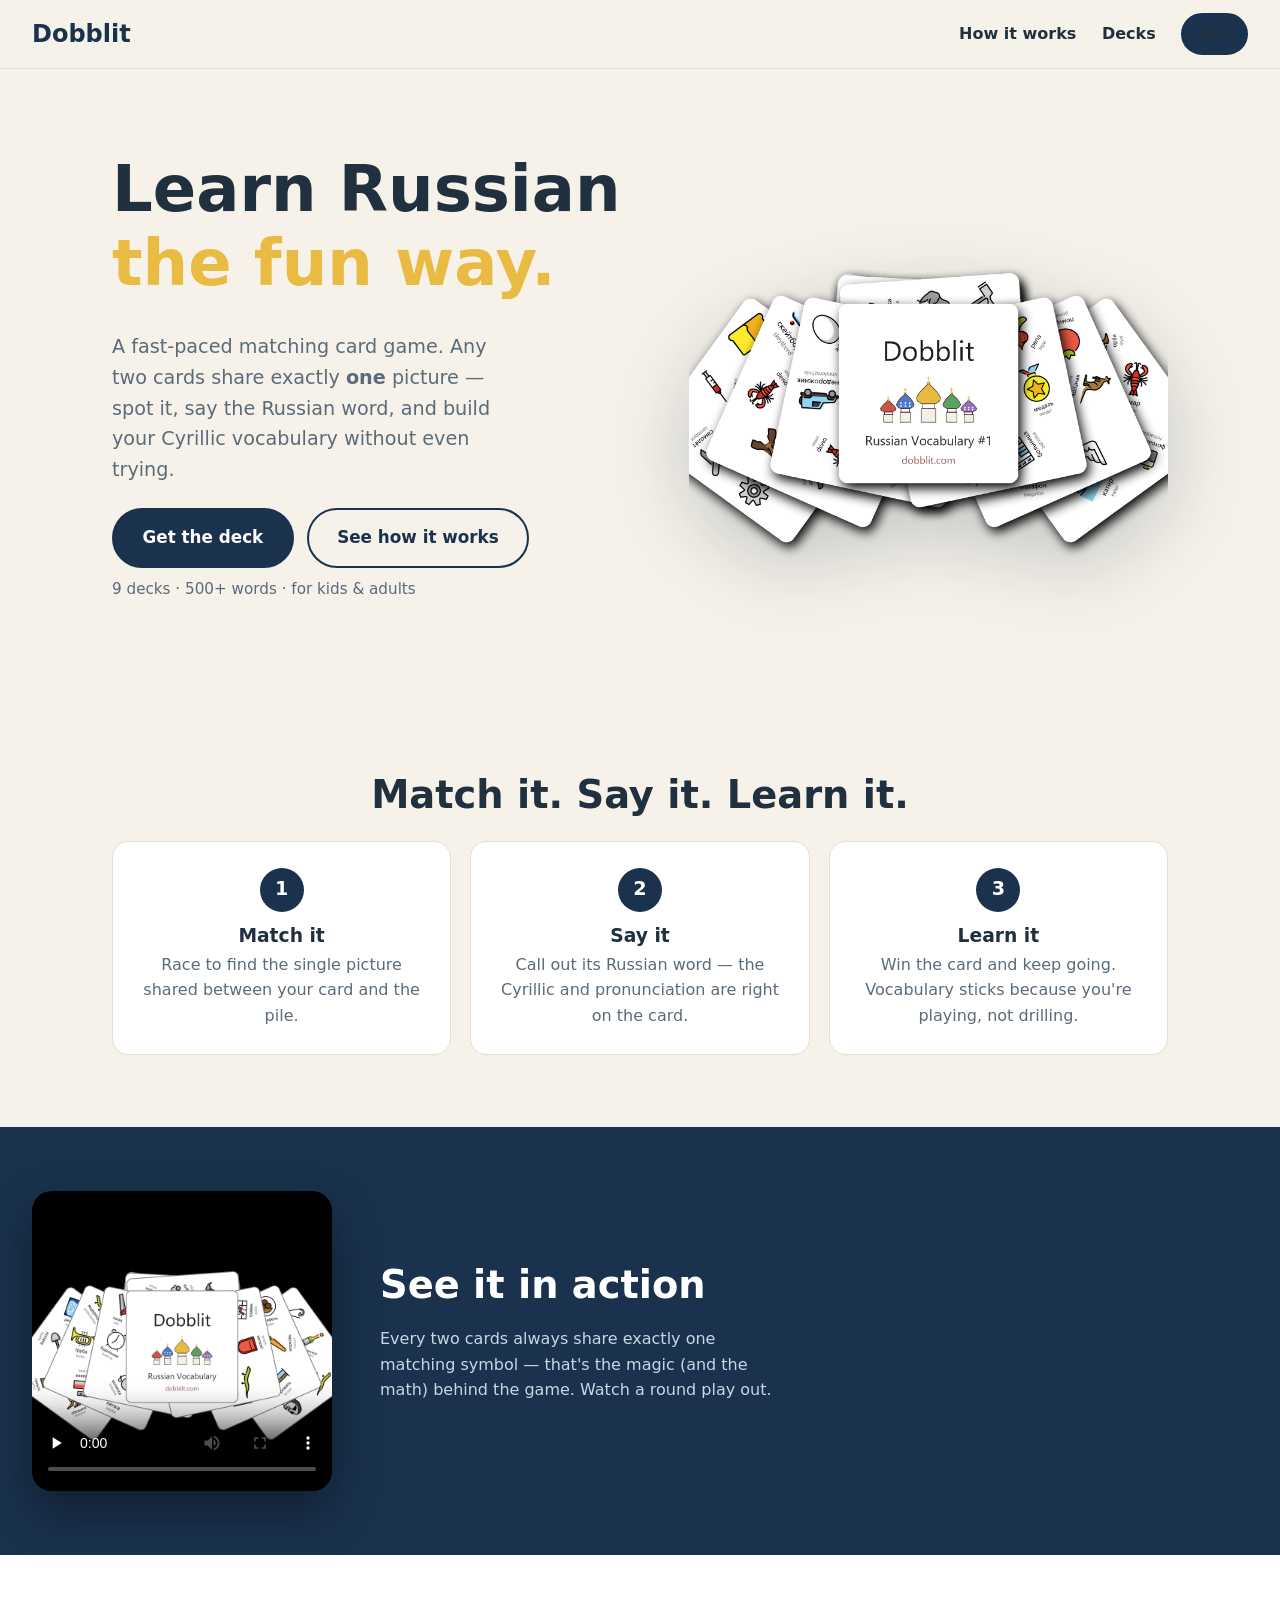
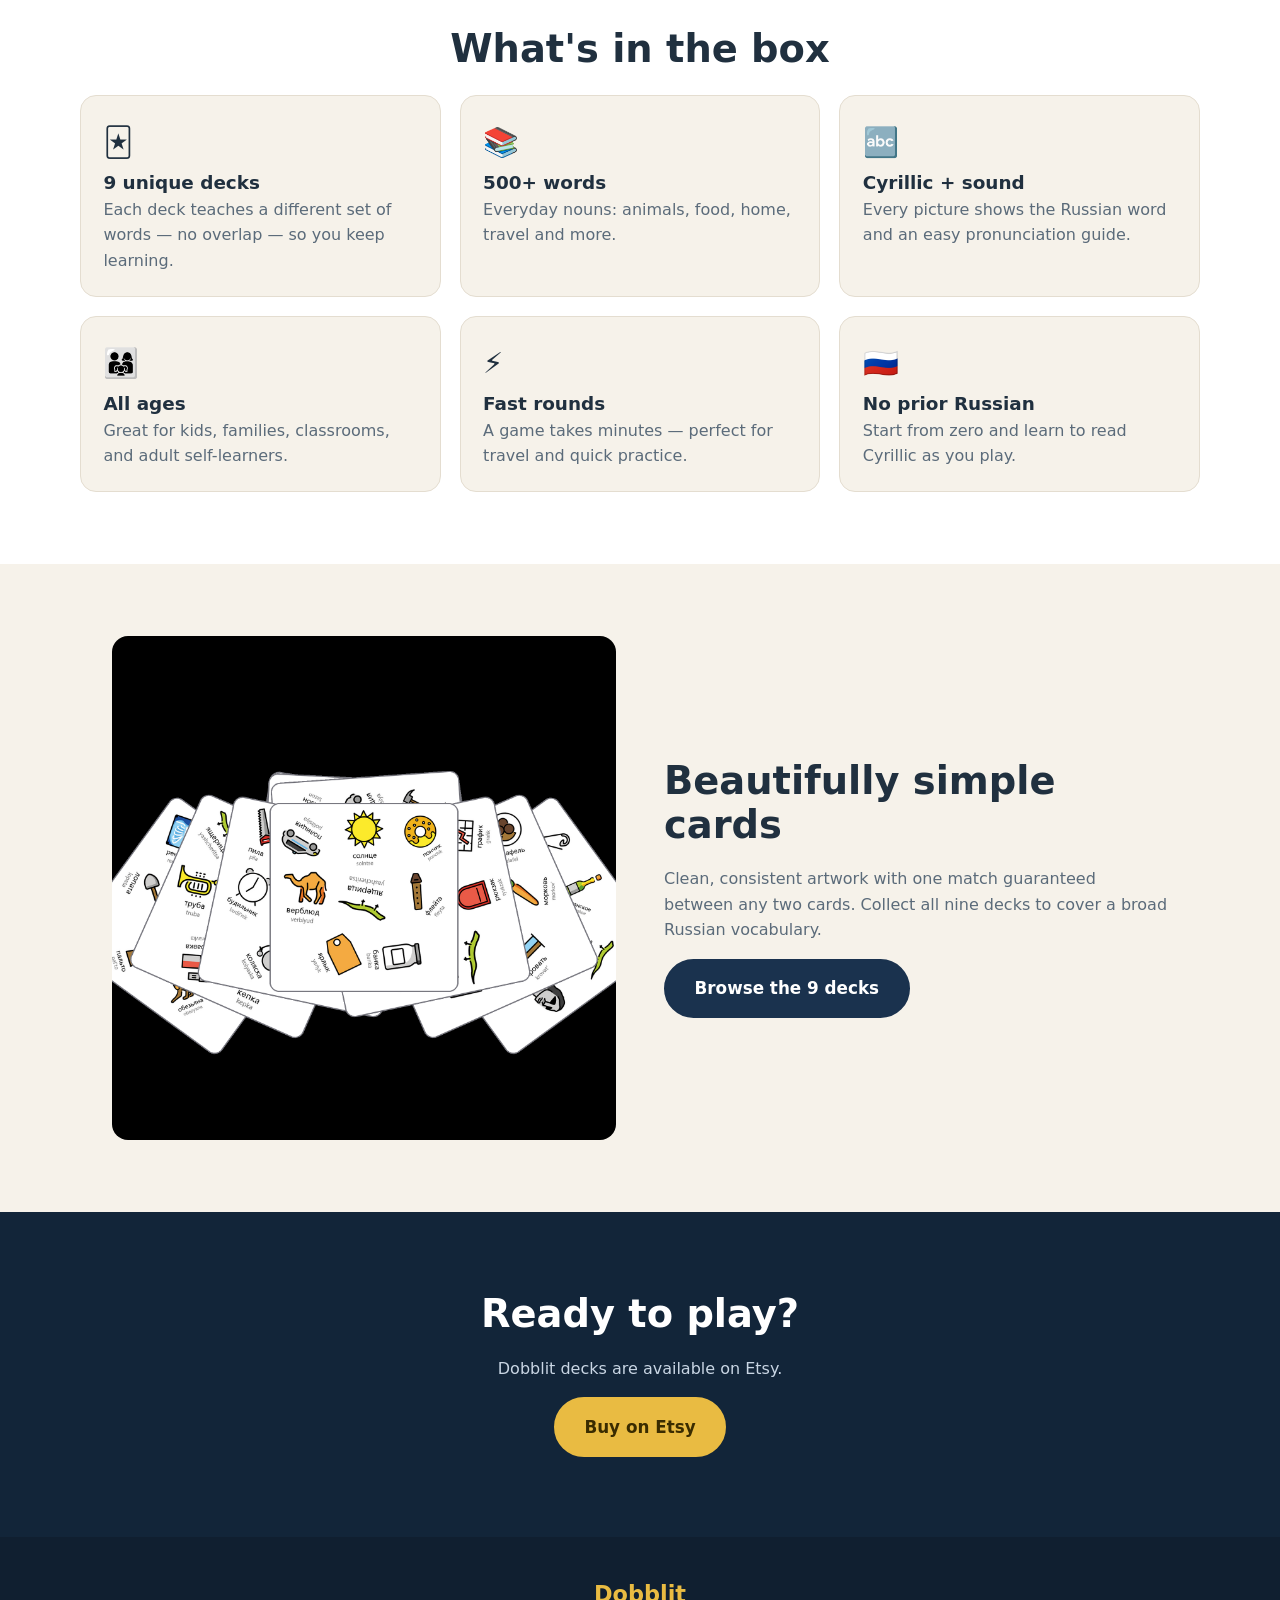
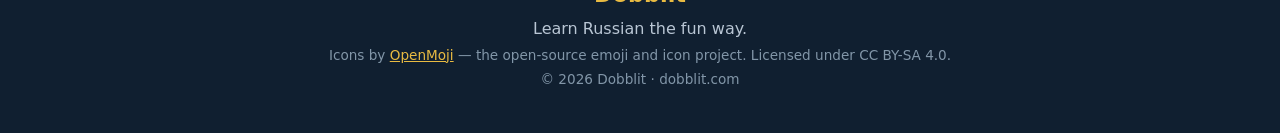
<file: index.html>
<!DOCTYPE html>
<html lang="en">
<head>
<meta charset="utf-8">
<meta name="viewport" content="width=device-width, initial-scale=1">
<title>Dobblit — Learn Russian the fun way</title>
<meta name="description" content="Dobblit is a fast-paced matching card game for learning Russian vocabulary. Spot the one matching picture, say the word, and build your Cyrillic vocabulary through play.">
<meta property="og:title" content="Dobblit — Learn Russian the fun way">
<meta property="og:description" content="A fast matching card game for learning Russian vocabulary. Spot the match, say the word, learn Cyrillic.">
<meta property="og:image" content="assets/deck_black.png">
<meta property="og:type" content="website">
<meta name="theme-color" content="#1a324e">
<link rel="icon" type="image/png" href="assets/favicon.png">
<link rel="apple-touch-icon" href="assets/apple-touch-icon.png">
<link rel="stylesheet" href="style.css">
</head>
<body>

<header class="nav">
  <a class="brand" href="#top">Dobblit</a>
  <nav>
    <a href="#how">How it works</a>
    <a href="decks.html">Decks</a>
    <a href="#buy" class="btn btn-sm">Buy</a>
  </nav>
</header>

<main id="top">

  <!-- HERO -->
  <section class="hero">
    <div class="hero-text">
      <h1>Learn Russian<br><span class="accent">the fun way.</span></h1>
      <p class="lead">A fast-paced matching card game. Any two cards share exactly
        <strong>one</strong> picture — spot it, say the Russian word, and build your
        Cyrillic vocabulary without even trying.</p>
      <div class="cta-row">
        <a href="#buy" class="btn btn-lg">Get the deck</a>
        <a href="#how" class="btn btn-ghost btn-lg">See how it works</a>
      </div>
      <p class="microcopy">9 decks · 500+ words · for kids &amp; adults</p>
    </div>
    <div class="hero-art">
      <img src="assets/deck.png" alt="A splayed fan of Dobblit cards with the title card on top" loading="eager">
    </div>
  </section>

  <!-- STEPS -->
  <section id="how" class="band">
    <h2>Match it. Say it. Learn it.</h2>
    <div class="steps">
      <div class="step">
        <div class="step-num">1</div>
        <h3>Match it</h3>
        <p>Race to find the single picture shared between your card and the pile.</p>
      </div>
      <div class="step">
        <div class="step-num">2</div>
        <h3>Say it</h3>
        <p>Call out its Russian word — the Cyrillic and pronunciation are right on the card.</p>
      </div>
      <div class="step">
        <div class="step-num">3</div>
        <h3>Learn it</h3>
        <p>Win the card and keep going. Vocabulary sticks because you're playing, not drilling.</p>
      </div>
    </div>
  </section>

  <!-- VIDEO -->
  <section class="video-band">
    <div class="video-wrap">
      <video controls playsinline poster="assets/deck_black.png" preload="none">
        <source src="assets/promo.mp4" type="video/mp4">
      </video>
    </div>
    <div class="video-copy">
      <h2>See it in action</h2>
      <p>Every two cards always share exactly one matching symbol — that's the magic
        (and the math) behind the game. Watch a round play out.</p>
    </div>
  </section>

  <!-- FEATURES -->
  <section class="band alt">
    <h2>What's in the box</h2>
    <div class="features">
      <div class="feature"><span class="fi">🃏</span><h3>9 unique decks</h3><p>Each deck teaches a different set of words — no overlap — so you keep learning.</p></div>
      <div class="feature"><span class="fi">📚</span><h3>500+ words</h3><p>Everyday nouns: animals, food, home, travel and more.</p></div>
      <div class="feature"><span class="fi">🔤</span><h3>Cyrillic + sound</h3><p>Every picture shows the Russian word and an easy pronunciation guide.</p></div>
      <div class="feature"><span class="fi">👨‍👩‍👧</span><h3>All ages</h3><p>Great for kids, families, classrooms, and adult self-learners.</p></div>
      <div class="feature"><span class="fi">⚡</span><h3>Fast rounds</h3><p>A game takes minutes — perfect for travel and quick practice.</p></div>
      <div class="feature"><span class="fi">🇷🇺</span><h3>No prior Russian</h3><p>Start from zero and learn to read Cyrillic as you play.</p></div>
    </div>
  </section>

  <!-- DECK SHOWCASE -->
  <section id="deck" class="showcase">
    <img src="assets/cards.png" alt="A fan of Dobblit game cards showing Russian vocabulary">
    <div class="showcase-copy">
      <h2>Beautifully simple cards</h2>
      <p>Clean, consistent artwork with one match guaranteed between any two cards.
        Collect all nine decks to cover a broad Russian vocabulary.</p>
      <a href="decks.html" class="btn btn-lg">Browse the 9 decks</a>
    </div>
  </section>

  <!-- BUY -->
  <section id="buy" class="buy">
    <h2>Ready to play?</h2>
    <p>Dobblit decks are available on Etsy.</p>
    <a href="https://www.etsy.com/shop/Dobblit" class="btn btn-lg btn-gold" rel="noopener">Buy on Etsy</a>
  </section>

</main>

<footer>
  <p class="foot-brand">Dobblit</p>
  <p>Learn Russian the fun way.</p>
  <p class="fine">Icons by <a href="https://openmoji.org" rel="noopener">OpenMoji</a> — the open-source
    emoji and icon project. Licensed under CC BY-SA 4.0.</p>
  <p class="fine">© <span id="yr"></span> Dobblit · dobblit.com</p>
</footer>

<script>document.getElementById('yr').textContent = new Date().getFullYear();</script>
</body>
</html>
</file>
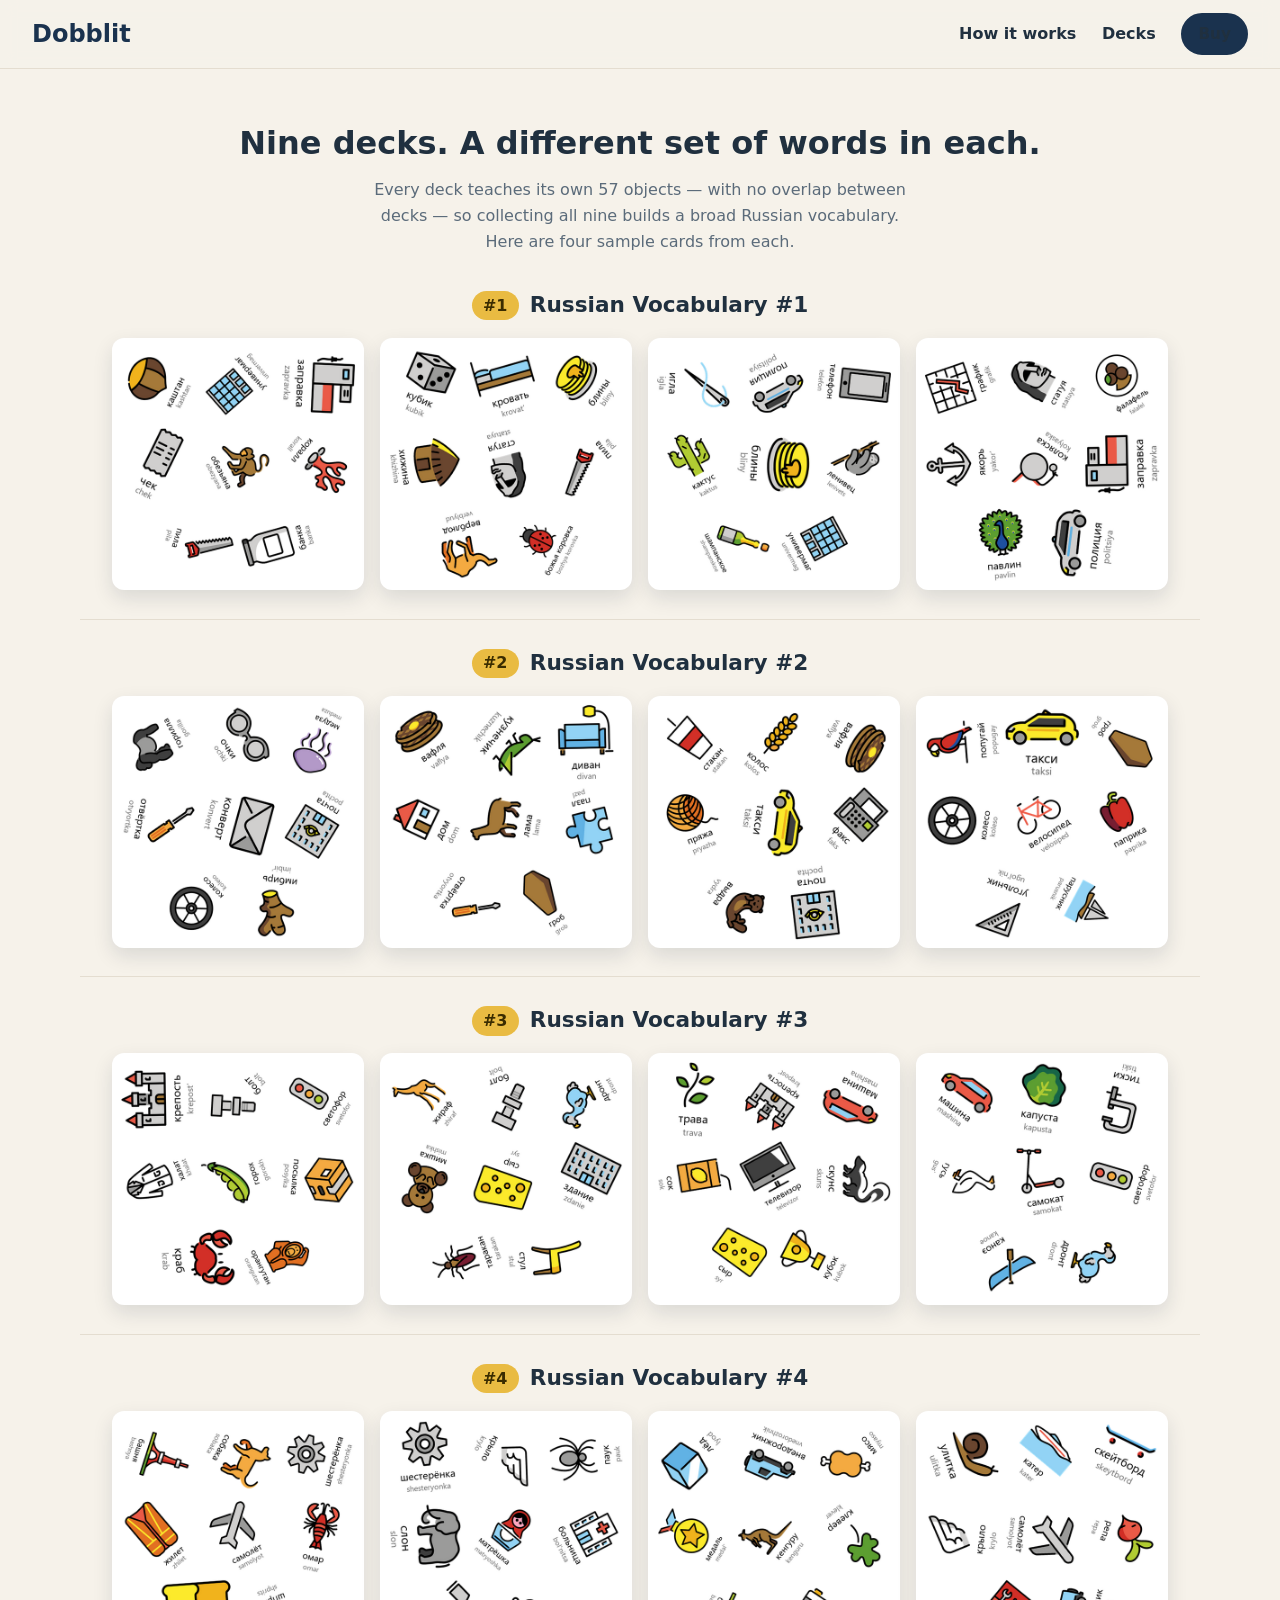
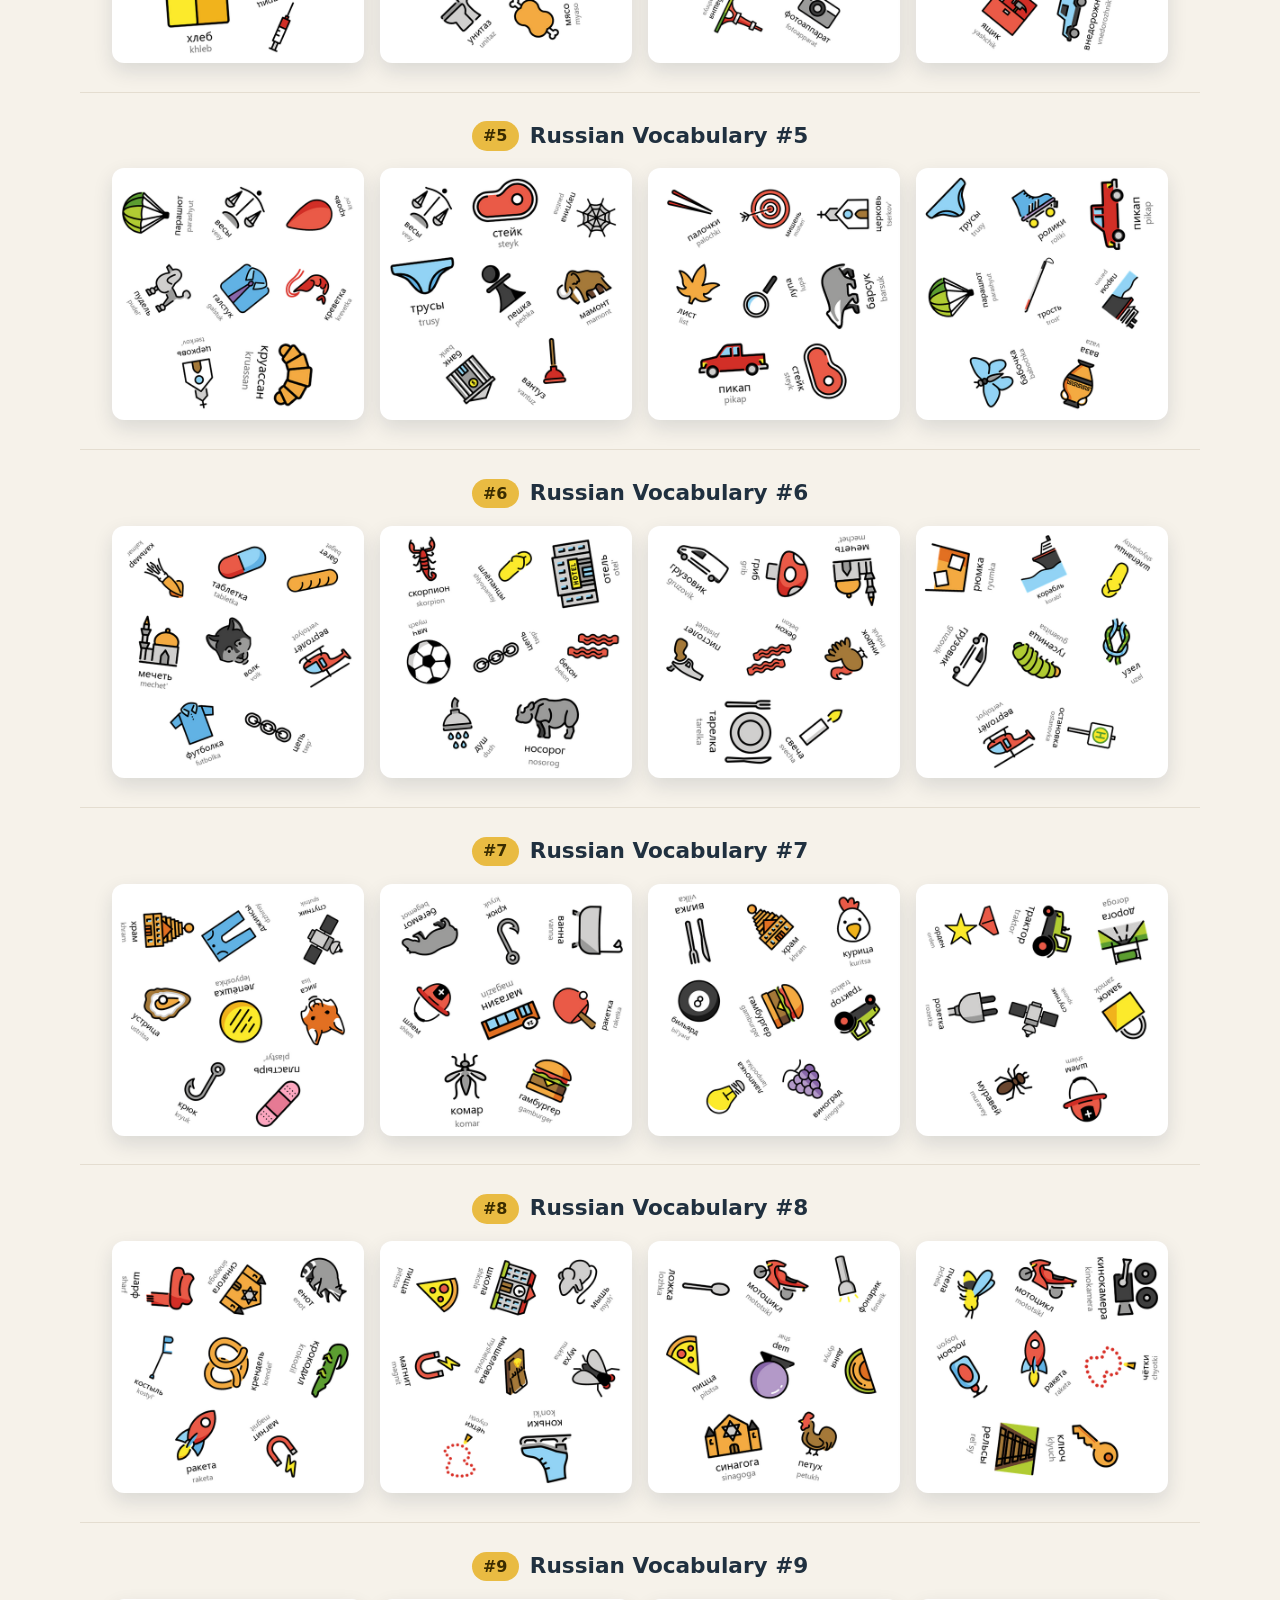
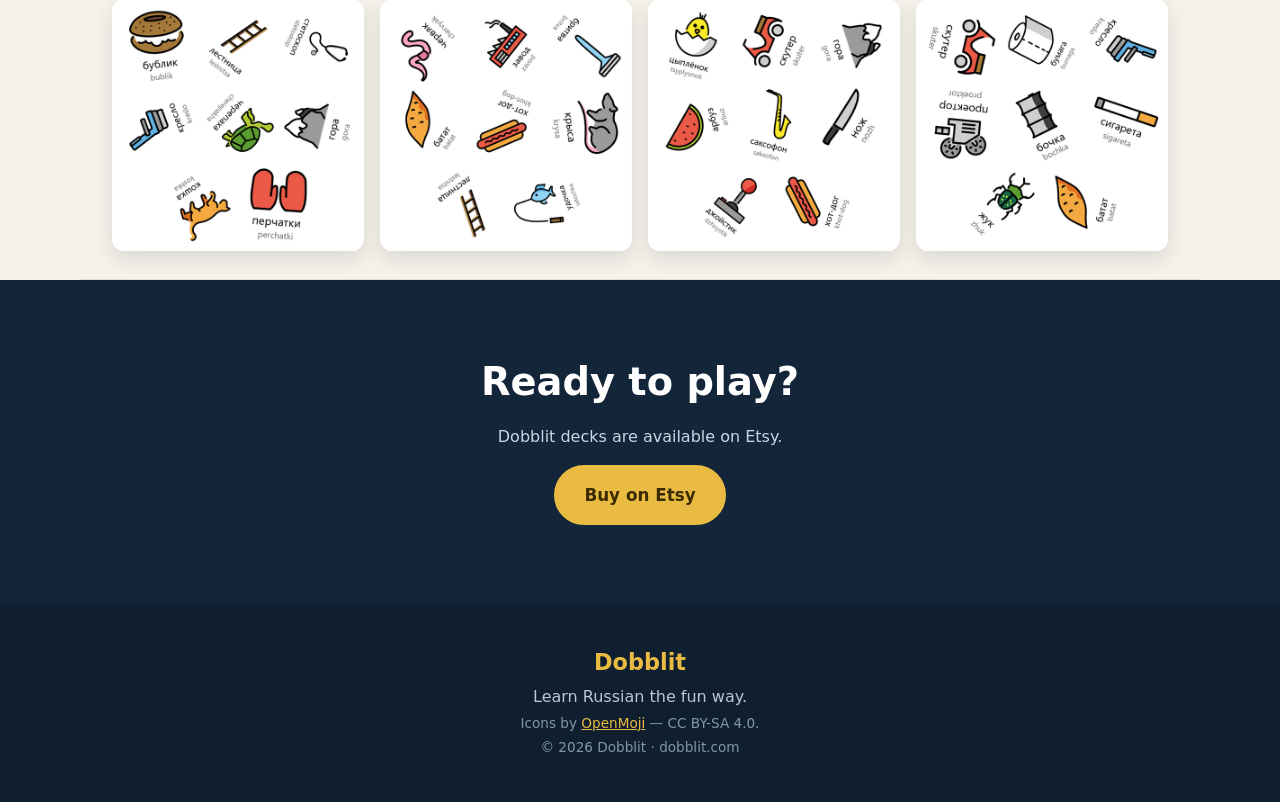
<file: decks.html>
<!DOCTYPE html>
<html lang="en">
<head>
<meta charset="utf-8">
<meta name="viewport" content="width=device-width, initial-scale=1">
<title>Dobblit — The 9 decks</title>
<meta name="description" content="Browse all nine Dobblit decks. Each deck teaches a different set of Russian vocabulary — see sample cards from every deck.">
<meta name="theme-color" content="#1a324e">
<link rel="icon" type="image/png" href="assets/favicon.png">
<link rel="apple-touch-icon" href="assets/apple-touch-icon.png">
<link rel="stylesheet" href="style.css">
</head>
<body>

<header class="nav">
  <a class="brand" href="index.html">Dobblit</a>
  <nav>
    <a href="index.html#how">How it works</a>
    <a href="decks.html">Decks</a>
    <a href="index.html#buy" class="btn btn-sm">Buy</a>
  </nav>
</header>

<main>
  <div class="decks-intro">
    <h1>Nine decks. A different set of words in each.</h1>
    <p>Every deck teaches its own 57 objects — with no overlap between decks — so
      collecting all nine builds a broad Russian vocabulary. Here are four sample
      cards from each.</p>
  </div>

  <section class="deck-block">
    <div class="deck-head"><span class="deck-badge">#1</span><h2>Russian Vocabulary #1</h2></div>
    <div class="deck-cards"><img src="assets/deck1_card1.png" alt="Deck 1 sample card 1" loading="lazy"><img src="assets/deck1_card2.png" alt="Deck 1 sample card 2" loading="lazy"><img src="assets/deck1_card3.png" alt="Deck 1 sample card 3" loading="lazy"><img src="assets/deck1_card4.png" alt="Deck 1 sample card 4" loading="lazy"></div>
  </section>
  <section class="deck-block">
    <div class="deck-head"><span class="deck-badge">#2</span><h2>Russian Vocabulary #2</h2></div>
    <div class="deck-cards"><img src="assets/deck2_card1.png" alt="Deck 2 sample card 1" loading="lazy"><img src="assets/deck2_card2.png" alt="Deck 2 sample card 2" loading="lazy"><img src="assets/deck2_card3.png" alt="Deck 2 sample card 3" loading="lazy"><img src="assets/deck2_card4.png" alt="Deck 2 sample card 4" loading="lazy"></div>
  </section>
  <section class="deck-block">
    <div class="deck-head"><span class="deck-badge">#3</span><h2>Russian Vocabulary #3</h2></div>
    <div class="deck-cards"><img src="assets/deck3_card1.png" alt="Deck 3 sample card 1" loading="lazy"><img src="assets/deck3_card2.png" alt="Deck 3 sample card 2" loading="lazy"><img src="assets/deck3_card3.png" alt="Deck 3 sample card 3" loading="lazy"><img src="assets/deck3_card4.png" alt="Deck 3 sample card 4" loading="lazy"></div>
  </section>
  <section class="deck-block">
    <div class="deck-head"><span class="deck-badge">#4</span><h2>Russian Vocabulary #4</h2></div>
    <div class="deck-cards"><img src="assets/deck4_card1.png" alt="Deck 4 sample card 1" loading="lazy"><img src="assets/deck4_card2.png" alt="Deck 4 sample card 2" loading="lazy"><img src="assets/deck4_card3.png" alt="Deck 4 sample card 3" loading="lazy"><img src="assets/deck4_card4.png" alt="Deck 4 sample card 4" loading="lazy"></div>
  </section>
  <section class="deck-block">
    <div class="deck-head"><span class="deck-badge">#5</span><h2>Russian Vocabulary #5</h2></div>
    <div class="deck-cards"><img src="assets/deck5_card1.png" alt="Deck 5 sample card 1" loading="lazy"><img src="assets/deck5_card2.png" alt="Deck 5 sample card 2" loading="lazy"><img src="assets/deck5_card3.png" alt="Deck 5 sample card 3" loading="lazy"><img src="assets/deck5_card4.png" alt="Deck 5 sample card 4" loading="lazy"></div>
  </section>
  <section class="deck-block">
    <div class="deck-head"><span class="deck-badge">#6</span><h2>Russian Vocabulary #6</h2></div>
    <div class="deck-cards"><img src="assets/deck6_card1.png" alt="Deck 6 sample card 1" loading="lazy"><img src="assets/deck6_card2.png" alt="Deck 6 sample card 2" loading="lazy"><img src="assets/deck6_card3.png" alt="Deck 6 sample card 3" loading="lazy"><img src="assets/deck6_card4.png" alt="Deck 6 sample card 4" loading="lazy"></div>
  </section>
  <section class="deck-block">
    <div class="deck-head"><span class="deck-badge">#7</span><h2>Russian Vocabulary #7</h2></div>
    <div class="deck-cards"><img src="assets/deck7_card1.png" alt="Deck 7 sample card 1" loading="lazy"><img src="assets/deck7_card2.png" alt="Deck 7 sample card 2" loading="lazy"><img src="assets/deck7_card3.png" alt="Deck 7 sample card 3" loading="lazy"><img src="assets/deck7_card4.png" alt="Deck 7 sample card 4" loading="lazy"></div>
  </section>
  <section class="deck-block">
    <div class="deck-head"><span class="deck-badge">#8</span><h2>Russian Vocabulary #8</h2></div>
    <div class="deck-cards"><img src="assets/deck8_card1.png" alt="Deck 8 sample card 1" loading="lazy"><img src="assets/deck8_card2.png" alt="Deck 8 sample card 2" loading="lazy"><img src="assets/deck8_card3.png" alt="Deck 8 sample card 3" loading="lazy"><img src="assets/deck8_card4.png" alt="Deck 8 sample card 4" loading="lazy"></div>
  </section>
  <section class="deck-block">
    <div class="deck-head"><span class="deck-badge">#9</span><h2>Russian Vocabulary #9</h2></div>
    <div class="deck-cards"><img src="assets/deck9_card1.png" alt="Deck 9 sample card 1" loading="lazy"><img src="assets/deck9_card2.png" alt="Deck 9 sample card 2" loading="lazy"><img src="assets/deck9_card3.png" alt="Deck 9 sample card 3" loading="lazy"><img src="assets/deck9_card4.png" alt="Deck 9 sample card 4" loading="lazy"></div>
  </section>

  <section class="buy" id="buy">
    <h2>Ready to play?</h2>
    <p>Dobblit decks are available on Etsy.</p>
    <a href="https://www.etsy.com/shop/Dobblit" class="btn btn-lg btn-gold" rel="noopener">Buy on Etsy</a>
  </section>
</main>

<footer>
  <p class="foot-brand">Dobblit</p>
  <p>Learn Russian the fun way.</p>
  <p class="fine">Icons by <a href="https://openmoji.org" rel="noopener">OpenMoji</a> — CC BY-SA 4.0.</p>
  <p class="fine">&copy; <span id="yr"></span> Dobblit · dobblit.com</p>
</footer>
<script>document.getElementById('yr').textContent=new Date().getFullYear();</script>
</body>
</html>
</file>
<file: style.css>
:root{
  --navy:#1a324e;
  --navy-deep:#122539;
  --gold:#e9bb42;
  --ink:#20303f;
  --paper:#f6f2ea;
  --muted:#5b6b7a;
  --line:#e4ddd0;
  --radius:16px;
  --wrap:1120px;
}
*{box-sizing:border-box}
html{scroll-behavior:smooth}
body{
  margin:0;color:var(--ink);background:var(--paper);
  font-family:"Segoe UI",system-ui,-apple-system,Roboto,Helvetica,Arial,sans-serif;
  line-height:1.6;
}
h1,h2,h3{line-height:1.15;margin:0 0 .5em}
h2{font-size:clamp(1.6rem,3vw,2.4rem);text-align:center}
p{margin:0 0 1em}
a{color:inherit}
img,video{max-width:100%;display:block}
.accent{color:var(--gold)}

/* buttons */
.btn{
  display:inline-block;padding:.7em 1.3em;border-radius:999px;
  background:var(--navy);color:#fff;text-decoration:none;font-weight:600;
  border:2px solid var(--navy);transition:transform .12s ease,background .2s;
}
.btn:hover{transform:translateY(-2px)}
.btn-lg{padding:.85em 1.7em;font-size:1.05rem}
.btn-sm{padding:.45em 1em;font-size:.95rem}
.btn-ghost{background:transparent;color:var(--navy)}
.btn-gold{background:var(--gold);border-color:var(--gold);color:#3a2c00}

/* nav */
.nav{
  position:sticky;top:0;z-index:20;display:flex;align-items:center;justify-content:space-between;
  padding:.8rem clamp(1rem,4vw,2rem);background:rgba(246,242,234,.9);backdrop-filter:blur(8px);
  border-bottom:1px solid var(--line);
}
.brand{font-weight:800;font-size:1.5rem;text-decoration:none;color:var(--navy)}
.nav nav{display:flex;gap:clamp(.6rem,3vw,1.6rem);align-items:center}
.nav nav a{text-decoration:none;font-weight:600;color:var(--ink)}

/* hero */
.hero{
  max-width:var(--wrap);margin:0 auto;padding:clamp(2rem,6vw,5rem) clamp(1rem,4vw,2rem);
  display:grid;grid-template-columns:1.05fr .95fr;gap:clamp(1.5rem,4vw,3rem);align-items:center;
}
.hero h1{font-size:clamp(2.4rem,6vw,4rem);font-weight:800}
.lead{font-size:1.2rem;color:var(--muted);max-width:34ch}
.cta-row{display:flex;gap:.8rem;flex-wrap:wrap;margin:1.4rem 0 .6rem}
.microcopy{font-size:.95rem;color:var(--muted)}
.hero-art img{filter:drop-shadow(0 24px 40px rgba(18,37,57,.22))}

/* bands */
.band{max-width:var(--wrap);margin:0 auto;padding:clamp(2.5rem,6vw,4.5rem) clamp(1rem,4vw,2rem)}
.band.alt{background:#fff;max-width:none}
.band.alt>*{max-width:var(--wrap);margin-left:auto;margin-right:auto}

/* steps */
.steps{display:grid;grid-template-columns:repeat(3,1fr);gap:1.2rem;margin-top:1.5rem}
.step{background:#fff;border:1px solid var(--line);border-radius:var(--radius);padding:1.6rem;text-align:center}
.step-num{
  width:44px;height:44px;border-radius:50%;background:var(--navy);color:#fff;
  display:grid;place-items:center;font-weight:800;margin:0 auto .8rem;font-size:1.2rem;
}
.step h3{margin-bottom:.3em}
.step p{color:var(--muted);margin:0}

/* video */
.video-band{
  background:var(--navy);color:#fff;
  display:grid;grid-template-columns:auto 1fr;gap:clamp(1.5rem,4vw,3rem);align-items:center;
  padding:clamp(2rem,5vw,4rem) clamp(1rem,4vw,2rem);
}
.video-band>*{max-width:var(--wrap)}
.video-wrap{margin-left:auto}
.video-wrap video{width:min(300px,70vw);border-radius:20px;box-shadow:0 20px 50px rgba(0,0,0,.4)}
.video-copy h2{text-align:left}
.video-copy p{color:#c9d6e4;max-width:40ch}

/* features */
.features{display:grid;grid-template-columns:repeat(3,1fr);gap:1.2rem;margin-top:1.5rem}
.feature{padding:1.4rem;border:1px solid var(--line);border-radius:var(--radius);background:var(--paper)}
.feature .fi{font-size:1.8rem}
.feature h3{margin:.4em 0 .2em;font-size:1.15rem}
.feature p{color:var(--muted);margin:0}

/* showcase */
.showcase{
  max-width:var(--wrap);margin:0 auto;padding:clamp(2.5rem,6vw,4.5rem) clamp(1rem,4vw,2rem);
  display:grid;grid-template-columns:1fr 1fr;gap:clamp(1.5rem,4vw,3rem);align-items:center;
}
.showcase img{border-radius:var(--radius)}
.showcase-copy h2{text-align:left}
.showcase-copy p{color:var(--muted)}

/* buy */
.buy{text-align:center;background:var(--navy-deep);color:#fff;padding:clamp(3rem,7vw,5rem) 1rem}
.buy p{color:#c9d6e4}
.buy .microcopy{color:#7f93a6;font-size:.85rem;margin-top:1rem}

/* footer */
footer{text-align:center;padding:2.5rem 1rem;background:#101f30;color:#b9c6d4}
.foot-brand{font-weight:800;font-size:1.4rem;color:var(--gold);margin:0}
footer p{margin:.2em 0}
.fine{font-size:.85rem;color:#8296a8}
footer a{color:var(--gold)}

/* responsive */
@media(max-width:820px){
  .hero,.showcase{grid-template-columns:1fr;text-align:center}
  .hero-art{order:-1}
  .lead,.showcase-copy p{max-width:none}
  .cta-row{justify-content:center}
  .showcase-copy h2,.video-copy h2{text-align:center}
  .steps,.features{grid-template-columns:1fr}
  .video-band{grid-template-columns:1fr;text-align:center}
  .video-wrap{margin:0 auto}
  .video-copy p{max-width:none;margin-left:auto;margin-right:auto}
}

/* decks page */
.decks-intro{max-width:var(--wrap);margin:0 auto;padding:clamp(2rem,5vw,3.5rem) clamp(1rem,4vw,2rem) .5rem;text-align:center}
.decks-intro p{color:var(--muted);max-width:54ch;margin:0 auto}
.deck-block{max-width:var(--wrap);margin:0 auto;padding:1.8rem clamp(1rem,4vw,2rem);border-bottom:1px solid var(--line)}
.deck-head{display:flex;align-items:center;gap:.7rem;justify-content:center;margin-bottom:1.1rem}
.deck-badge{background:var(--gold);color:#3a2c00;font-weight:800;border-radius:999px;padding:.12em .7em}
.deck-head h2{margin:0;font-size:1.35rem;text-align:center}
.deck-cards{display:grid;grid-template-columns:repeat(4,1fr);gap:1rem}
.deck-cards img{border-radius:12px;box-shadow:0 8px 20px rgba(18,37,57,.12);background:#fff}
@media(max-width:700px){.deck-cards{grid-template-columns:repeat(2,1fr)}}
</file>
